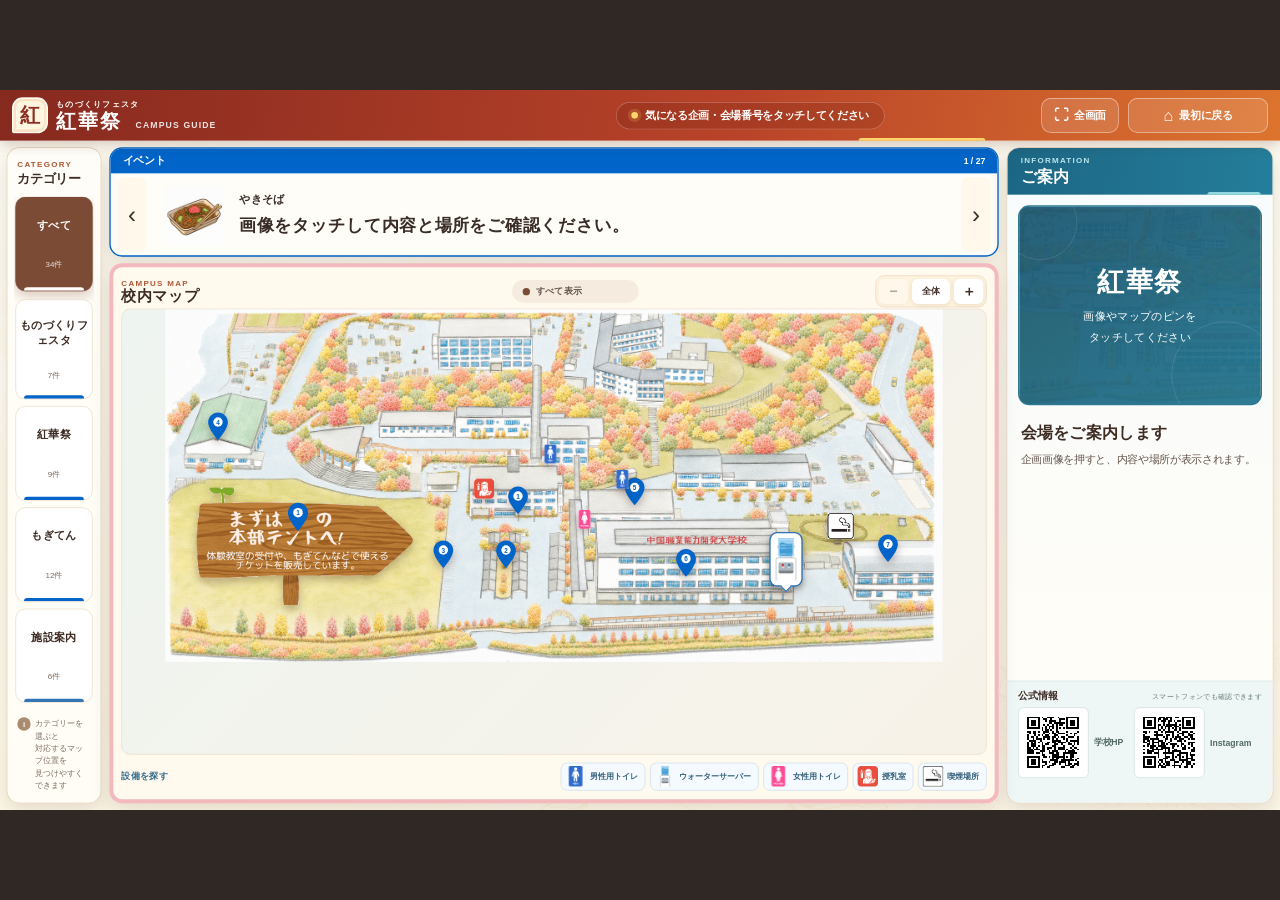
<file: docs/index.html>
<!DOCTYPE html>
<html lang="ja">
<head>
    <meta charset="UTF-8">
    <meta name="viewport" content="width=device-width, initial-scale=1, viewport-fit=cover">
    <meta name="theme-color" content="#9b3124">
    <meta name="apple-mobile-web-app-capable" content="yes">
    <meta name="mobile-web-app-capable" content="yes">
    <meta name="apple-mobile-web-app-status-bar-style" content="black">
    <meta name="apple-mobile-web-app-title" content="紅華祭マップ">
    <link rel="manifest" href="static/manifest.json">
    <link rel="apple-touch-icon" href="static/images/ui/app-icon-180.png">
    <title>ものづくり＆紅華祭</title>
    <link rel="stylesheet" href="static/css/viewer.css">
    <link rel="stylesheet" href="static/css/adopted-viewer.css">
    <link rel="stylesheet" href="static/css/common-ver8.css">
    <link rel="stylesheet" href="static/css/viewer-ver8.css">
    <link rel="stylesheet" href="static/css/placement-ver9.css">
    <link rel="stylesheet" href="static/css/features-ver12.css">
    <link rel="stylesheet" href="static/css/recommendations-ver13.css">
    <script defer src="static/js/vendor/qrcode.js"></script>
    <script defer src="static/js/recommendations.js"></script>
    <script defer src="static/js/guide_pin.js"></script>
    <script defer src="static/js/marker_images.js"></script>
    <script defer src="static/js/floor_view.js"></script>
    <script defer src="static/js/viewer.js"></script>
    <script>window.KOUKA_STATIC_BASE="static/images/";window.KOUKA_MARKER_IMAGE_BASE="marker-images/";window.KOUKA_GUIDE_URL="guide.json";</script>
</head>
<body class="layout-plan2" data-layout="plan2">
    <div class="screen-shell" id="screenShell">
        <div class="kiosk-canvas" id="kioskCanvas">
            <header class="topbar">
                <div class="brand">
                    <div class="brand-mark" aria-hidden="true">紅</div>
                    <div>
                        <p id="brandSubtitle">ものづくりフェスタ</p>
                        <h1><span id="brandTitle">紅華祭</span> <small>CAMPUS GUIDE</small></h1>
                    </div>
                </div>
                <div class="top-message"><i aria-hidden="true"></i><span id="instructionText">画面をタッチしてください</span></div>
                <button class="fullscreen-button" id="fullscreenButton" type="button" aria-pressed="false" hidden><b aria-hidden="true">⛶</b><span>全画面</span></button>
                <button class="reset-button" id="resetAllButton" type="button"><b aria-hidden="true">⌂</b>最初に戻る</button>
            </header>

            <main class="workspace">
                <nav class="category-nav" aria-label="企画カテゴリー">
                    <p class="side-label">CATEGORY</p>
                    <h2>カテゴリー</h2>
                    <div class="category-buttons" id="categoryButtons"></div>
                    <div class="category-note"><span aria-hidden="true">i</span><p>カテゴリーを選ぶと<br>対応するマップ位置を<br>見つけやすくできます</p></div>
                </nav>

                <aside class="detail-panel" id="detailPanel" aria-labelledby="detailPanelTitle">
                    <header class="detail-panel-header">
                        <p>INFORMATION</p>
                        <h2 id="detailPanelTitle">ご案内</h2>
                    </header>
                    <div class="detail-content" id="detailContent" aria-live="polite">
                        <div class="detail-loading">案内情報を読み込んでいます</div>
                    </div>
                    <footer class="qr-footer" id="qrFooter">
                        <div class="qr-heading"><strong>公式情報</strong><span>スマートフォンでも確認できます</span></div>
                        <div class="qr-list">
                            <figure><img id="schoolQr" alt="学校ホームページのQRコード"><figcaption>学校HP</figcaption></figure>
                            <figure><img id="instagramQr" alt="InstagramのQRコード"><figcaption>Instagram</figcaption></figure>
                        </div>
                    </footer>
                </aside>

                <section class="guide-surface" aria-label="紅華祭会場案内">
                    <section id="catchCopyBand" class="catchcopy-band" hidden aria-label="企画のおすすめ">
                        <header><strong id="catchCopyTitle">模擬店のおすすめ</strong><span id="catchCopyCounter"></span></header>
                        <div class="catchcopy-row"><button id="catchCopyPrevious" type="button" aria-label="前のおすすめ">‹</button><button id="catchCopyContent" class="catchcopy-content" type="button"></button><button id="catchCopyNext" type="button" aria-label="次のおすすめ">›</button></div>
                    </section>
                    <section id="venueBand" class="event-band venue-band" hidden aria-label="選択したカテゴリーの企画">
                        <header class="band-header"><div class="ribbon"><span id="venueBandTitle"></span></div><p>企画画像をタッチして詳しい案内を見る</p></header>
                        <div id="venueEvents" class="venue-events"></div>
                    </section>
                    <section class="event-band top-band" id="topBand">
                        <header class="band-header"><div class="ribbon"><span id="topBandTitle">ものづくり</span></div><p>画像をタッチすると右側に詳しい案内が表示されます</p></header>
                        <div class="event-icon-grid top-grid" id="topEvents"></div>
                    </section>

                    <section class="map-panel" aria-labelledby="mapTitle">
                        <header class="map-header">
                            <div><p class="section-en">CAMPUS MAP</p><h2 id="mapTitle">校内マップ</h2></div>
                            <div class="filter-status" aria-live="polite"><i id="activeFilterDot"></i><strong id="activeFilterLabel">すべて表示</strong></div>
                            <div class="map-tools" aria-label="マップの拡大縮小">
                                <button id="zoomOutButton" type="button" aria-label="マップを縮小">−</button>
                                <button id="zoomResetButton" class="zoom-reset" type="button">全体</button>
                                <button id="zoomInButton" type="button" aria-label="マップを拡大">＋</button>
                            </div>
                        </header>
                        <div class="map-viewport" id="mapViewport">
                            <div class="map-stage" id="mapStage">
                                <img class="campus-map" id="campusMap" alt="校内マップ" draggable="false">
                                <div class="map-markers" id="mapMarkers" aria-label="マップ上の案内地点"></div>
                                <div class="map-effects" id="mapEffects" aria-hidden="true"></div>
                                <aside id="floorOverlay" class="floor-overlay" hidden aria-label="選択中の企画のフロア図">
                                    <header><strong id="floorOverlayTitle"></strong><span>フロア案内</span></header>
                                    <div id="floorOverlayViewport" class="floor-overlay-viewport"><div id="floorOverlayStage" class="floor-overlay-stage"><img id="floorOverlayImage" alt=""><div id="floorOverlayMarkers" class="floor-overlay-markers"></div></div></div>
                                    <footer class="floor-overlay-tools"><button id="floorOverlayZoomOut" type="button" aria-label="フロア図を縮小">−</button><button id="floorOverlayZoomReset" type="button">全体</button><output id="floorOverlayZoomValue">100%</output><button id="floorOverlayZoomIn" type="button" aria-label="フロア図を拡大">＋</button><button id="openFloorDialog" type="button">大きく開く</button></footer>
                                </aside>
                            </div>
                        </div>
                        <div class="facility-strip"><strong>設備を探す</strong><div id="facilityEvents" class="facility-buttons"></div></div>
                    </section>

                    <div class="lower-bands">
                        <section class="event-band lower-left-band" id="lowerLeftBand">
                            <header class="band-header"><div class="ribbon"><span id="lowerLeftTitle">紅華祭</span></div><p>ステージ・屋外企画</p></header>
                            <div class="event-icon-grid lower-grid" id="lowerLeftEvents"></div>
                        </section>
                        <section class="event-band lower-right-band" id="lowerRightBand">
                            <header class="band-header"><div class="ribbon"><span id="lowerRightTitle">食べもの</span></div><p>模擬店・飲みもの</p></header>
                            <div class="event-icon-grid lower-grid" id="lowerRightEvents"></div>
                        </section>
                    </div>
                </section>
            </main>

            <div class="loading-screen" id="loading" role="status"><div><span class="loading-ring" aria-hidden="true"></span><p>案内マップを準備しています</p></div></div>
            <div class="error-screen" id="errorScreen" hidden><div><span aria-hidden="true">!</span><h2>案内情報を読み込めませんでした</h2><button type="button" onclick="window.location.reload()">再読み込み</button></div></div>
        </div>
    </div>
    <dialog id="floorDialog" class="floor-dialog" aria-labelledby="floorDialogTitle">
        <header><div><h2 id="floorDialogTitle">フロア案内</h2><p>余白をドラッグして移動できます</p></div><button id="closeFloorDialog" type="button" aria-label="フロア案内を閉じる">× 閉じる</button></header>
        <div id="floorDialogViewport" class="floor-dialog-viewport"><div id="floorDialogStage" class="floor-overlay-stage"><img id="floorDialogImage" alt=""><div id="floorDialogMarkers" class="floor-overlay-markers"></div></div></div>
        <footer class="floor-dialog-tools"><button id="floorDialogZoomOut" type="button" aria-label="フロア図を縮小">−</button><button id="floorDialogZoomReset" type="button">全体</button><output id="floorDialogZoomValue">100%</output><button id="floorDialogZoomIn" type="button" aria-label="フロア図を拡大">＋</button></footer>
    </dialog>

    <template id="eventIconTemplate">
        <button class="event-icon" type="button"><span class="event-image-wrap"><span class="event-visual"></span><b class="location-badge"></b></span><strong class="event-title"></strong></button>
    </template>
    <template id="facilityButtonTemplate">
        <button class="facility-button" type="button"><span class="facility-visual"></span><span class="facility-title"></span></button>
    </template>
</body>
</html>
</file>
<file: docs/static/css/viewer.css>
:root {
    --ink: #3e2b24;
    --muted: #7d6b61;
    --paper: #fffdf7;
    --cream: #fff5df;
    --line: #e8d8c2;
    --all: #7a4936;
    --festival: #e05a4f;
    --craft: #e50062;
    --food: #168650;
    --facility: #3274b6;
    --shadow: 0 10px 28px rgb(74 42 25 / 14%);
}

* { box-sizing: border-box; }

html,
body {
    width: 100%;
    height: 100%;
}

body {
    display: grid;
    margin: 0;
    overflow: hidden;
    place-items: center;
    color: var(--ink);
    background: #2f2824;
    font-family: "Yu Gothic UI", "Yu Gothic", "Meiryo", sans-serif;
    -webkit-tap-highlight-color: transparent;
    -webkit-touch-callout: none;
    -webkit-user-select: none;
    user-select: none;
    touch-action: manipulation;
}

html, body { overscroll-behavior: none; }
img, svg { -webkit-user-drag: none; }

button { font: inherit; }
button, [role="button"] { touch-action: manipulation; }
button:focus-visible { outline: 4px solid #256fb0; outline-offset: 3px; }

.screen-shell {
    position: relative;
    flex: 0 0 auto;
    overflow: hidden;
}

.kiosk-canvas {
    position: absolute;
    top: 0;
    left: 0;
    width: 1920px;
    height: 1080px;
    overflow: hidden;
    background:
        linear-gradient(rgb(255 253 247 / 72%), rgb(255 248 230 / 72%)),
        var(--ui-background, none) center / cover,
        radial-gradient(circle at 8% 20%, rgb(236 145 55 / 10%) 0 3px, transparent 4px),
        radial-gradient(circle at 90% 75%, rgb(214 74 53 / 8%) 0 3px, transparent 4px),
        linear-gradient(135deg, #fffdf7, #fff5e2);
    transform-origin: top left;
}

.topbar {
    position: relative;
    z-index: 20;
    display: grid;
    grid-template-columns: 540px 1fr 210px;
    align-items: center;
    height: 76px;
    padding: 8px 18px;
    color: #fff;
    background: linear-gradient(100deg, #86291f, #b94329 58%, #dc742e);
    box-shadow: 0 5px 18px rgb(83 36 21 / 24%);
}

.topbar::after {
    position: absolute;
    right: 23%;
    bottom: 0;
    width: 190px;
    height: 4px;
    border-radius: 999px 999px 0 0;
    background: #ffd569;
    content: "";
}

.brand { display: flex; align-items: center; gap: 12px; }

.brand-mark {
    display: grid;
    width: 54px;
    height: 54px;
    place-items: center;
    border: 2px solid rgb(255 255 255 / 72%);
    border-radius: 16px 16px 16px 4px;
    color: #8c2f23;
    background: #fff6df;
    box-shadow: inset 0 0 0 4px rgb(221 116 47 / 15%);
    font-family: "Yu Mincho", serif;
    font-size: 30px;
    font-weight: 900;
}

.brand p,
.section-en,
.side-label,
.detail-panel-header p {
    margin: 0;
    font-size: 12px;
    font-weight: 900;
    letter-spacing: 0.16em;
}

.brand h1 {
    margin: 1px 0 0;
    font-family: "Yu Mincho", "Hiragino Mincho ProN", serif;
    font-size: 30px;
    line-height: 1;
    letter-spacing: 0.09em;
}

.brand h1 small {
    margin-left: 11px;
    font-family: "Yu Gothic UI", sans-serif;
    font-size: 13px;
    letter-spacing: 0.13em;
    opacity: 0.86;
}

#brandTitle { margin: 0; font: inherit; letter-spacing: inherit; opacity: 1; }

.top-message {
    display: flex;
    align-items: center;
    justify-self: center;
    gap: 11px;
    padding: 9px 22px;
    border: 1px solid rgb(255 255 255 / 28%);
    border-radius: 999px;
    background: rgb(91 23 16 / 18%);
    font-size: 16px;
    font-weight: 700;
}

.top-message i {
    display: block;
    flex: 0 0 auto;
    width: 10px;
    height: 10px;
    border-radius: 50%;
    background: #ffd569;
    box-shadow: 0 0 0 5px rgb(255 213 105 / 17%);
}

.reset-button {
    display: flex;
    align-items: center;
    justify-content: center;
    gap: 9px;
    min-height: 52px;
    border: 1px solid rgb(255 255 255 / 58%);
    border-radius: 14px;
    color: #fff;
    background: rgb(255 255 255 / 12%);
    font-size: 16px;
    font-weight: 900;
    cursor: pointer;
}

.reset-button b { font-size: 24px; line-height: 1; }

.fullscreen-button {
    position: absolute;
    top: 12px;
    right: 242px;
    display: flex;
    align-items: center;
    gap: 8px;
    min-height: 52px;
    padding: 0 18px;
    border: 1px solid rgb(255 255 255 / 58%);
    border-radius: 14px;
    color: #fff;
    background: rgb(255 255 255 / 12%);
    font-size: 16px;
    font-weight: 900;
    cursor: pointer;
}

.fullscreen-button[hidden] { display: none; }
.fullscreen-button b { font-size: 22px; line-height: 1; }
.fullscreen-button:active { background: rgb(255 255 255 / 23%); transform: translateY(1px); }
.reset-button:active { background: rgb(255 255 255 / 23%); transform: translateY(1px); }

.workspace {
    display: grid;
    grid-template-columns: 142px 400px minmax(0, 1fr);
    gap: 12px;
    height: 1004px;
    padding: 10px;
}

.category-nav,
.detail-panel,
.event-band,
.map-panel {
    position: relative;
    border: 1px solid rgb(213 188 154 / 76%);
    border-radius: 19px;
    background: rgb(255 253 247 / 95%);
    box-shadow: var(--shadow);
}

.category-nav {
    display: flex;
    flex-direction: column;
    min-height: 0;
    padding: 17px 10px 12px;
}

.side-label { margin-left: 5px; color: #ae5734; }

.category-nav h2 {
    margin: 2px 5px 14px;
    font-size: 19px;
}

.category-buttons {
    display: grid;
    flex: 1 1 auto;
    gap: 10px;
    min-height: 0;
    padding: 2px;
    overflow-y: auto;
    overscroll-behavior: contain;
}

.category-button {
    position: relative;
    display: grid;
    min-height: 76px;
    padding: 10px 6px;
    place-items: center;
    overflow: hidden;
    border: 1px solid var(--line);
    border-radius: 15px;
    color: var(--ink);
    background: #fff;
    cursor: pointer;
    transition: transform 150ms ease, opacity 150ms ease, box-shadow 150ms ease;
}

.category-button::after {
    position: absolute;
    inset: auto 12px 0;
    height: 5px;
    border-radius: 999px 999px 0 0;
    background: var(--category-color);
    content: "";
}

.category-button strong { font-size: 17px; }
.category-button small { color: var(--muted); font-size: 12px; }

.category-button.active {
    border-color: var(--category-color);
    color: #fff;
    background: var(--category-color);
    box-shadow: 0 8px 17px color-mix(in srgb, var(--category-color) 27%, transparent);
    transform: translateY(-2px);
}

.category-button.active::after { background: #fff; }
.category-button.active small { color: rgb(255 255 255 / 82%); }

.category-note {
    display: flex;
    align-items: flex-start;
    gap: 7px;
    margin-top: 8px;
    padding: 12px 5px 4px;
    color: var(--muted);
    font-size: 12px;
    line-height: 1.55;
}

.category-note span {
    display: grid;
    flex: 0 0 auto;
    width: 20px;
    height: 20px;
    place-items: center;
    border-radius: 50%;
    color: #fff;
    background: #a98b6d;
    font-weight: 900;
}

.category-note p { margin: 0; }

.detail-panel {
    display: grid;
    grid-template-rows: 70px minmax(0, 1fr) 183px;
    min-height: 0;
    overflow: hidden;
}

.detail-panel.is-official-hidden { grid-template-rows: 70px minmax(0, 1fr); }

.detail-panel-header {
    position: relative;
    padding: 12px 20px;
    color: #fff;
    background: linear-gradient(100deg, #1c6684, #247e9b);
}

.detail-panel-header::after {
    position: absolute;
    right: 18px;
    bottom: 0;
    width: 80px;
    height: 4px;
    border-radius: 99px 99px 0 0;
    background: #91d9df;
    content: "";
}

.detail-panel-header p { color: #bce5ea; }
.detail-panel-header h2 { margin: 1px 0 0; font-size: 24px; }

.detail-back-button {
    display: inline-flex;
    min-width: 100px;
    min-height: 44px;
    align-items: center;
    justify-content: center;
    gap: 7px;
    padding: 6px 15px;
    border: 2px solid color-mix(in srgb, var(--category-color) 55%, #fff);
    border-radius: 12px;
    color: var(--category-color);
    background: rgb(255 255 255 / 94%);
    box-shadow: 0 3px 10px rgb(61 36 24 / 14%);
    font: inherit;
    font-size: 16px;
    font-weight: 800;
    cursor: pointer;
    touch-action: manipulation;
}

.detail-back-button:active { transform: translateY(1px); }

.detail-content {
    min-height: 0;
    padding: 16px;
    overflow-y: auto;
    overscroll-behavior: contain;
    scrollbar-color: #b8cfd1 transparent;
    background: linear-gradient(180deg, #f8fcfc, #fffdf7);
}

.detail-loading { padding: 60px 20px; color: var(--muted); text-align: center; }

.detail-welcome {
    display: flex;
    flex-direction: column;
    min-height: 100%;
}

.welcome-visual {
    position: relative;
    display: grid;
    min-height: 300px;
    place-items: center;
    overflow: hidden;
    border: 2px solid #2c7892;
    border-radius: 17px;
    color: #fff;
    background:
        linear-gradient(145deg, rgb(18 80 108 / 90%), rgb(30 113 140 / 92%)),
        url("../images/maps/campus_map.png") center / cover;
    text-align: center;
}

.welcome-visual::before,
.welcome-visual::after {
    position: absolute;
    width: 110px;
    height: 110px;
    border: 1px solid rgb(255 255 255 / 16%);
    border-radius: 50%;
    content: "";
}

.welcome-visual::before { top: -32px; left: -25px; }
.welcome-visual::after { right: -28px; bottom: -38px; width: 160px; height: 160px; }

.welcome-visual div { position: relative; z-index: 1; padding: 28px; }
.welcome-visual b { display: block; margin-bottom: 10px; font-family: "Yu Mincho", serif; font-size: 40px; letter-spacing: 0.08em; }
.welcome-visual span { font-size: 17px; line-height: 1.8; }

.welcome-copy { margin: 25px 4px 0; }
.welcome-copy h3 { margin: 0 0 10px; font-size: 24px; }
.welcome-copy p { margin: 0; color: #66554c; font-size: 16px; line-height: 1.9; }

.category-intro { display: grid; gap: 16px; }
.category-intro-banner { padding: 22px; border-radius: 16px; color: #fff; background: var(--category-color); }
.category-intro-banner small { display: block; margin-bottom: 4px; font-weight: 900; opacity: 0.8; }
.category-intro-banner h3 { margin: 0; font-size: 29px; }
.category-intro p { margin: 0; color: #66554c; font-size: 16px; line-height: 1.8; }
.category-event-heading {
    display: flex;
    align-items: center;
    justify-content: space-between;
    margin-top: 3px;
    color: #5e4c44;
}

.category-event-heading strong { font-size: 16px; }
.category-event-heading span { padding: 4px 9px; border-radius: 999px; color: var(--category-color); background: color-mix(in srgb, var(--category-color) 9%, #fff); font-size: 12px; font-weight: 900; }

.category-event-grid {
    display: grid;
    grid-template-columns: repeat(3, minmax(0, 1fr));
    gap: 8px;
}

.pin-event-groups { display: grid; gap: 12px; }
.pin-event-group { overflow: hidden; border: 1px solid color-mix(in srgb, var(--category-color) 32%, #ddd0c4); border-radius: 14px; background: #fff; }
.pin-event-group > header { display: flex; align-items: center; justify-content: space-between; padding: 8px 11px; color: #fff; background: var(--category-color); }
.pin-event-group > header strong { font-size: 15px; }
.pin-event-group > header span { padding: 2px 7px; border-radius: 999px; background: rgb(255 255 255 / 23%); font-size: 10px; font-weight: 900; }
.pin-event-group .category-event-grid { padding: 8px; }

.category-event-button {
    display: grid;
    grid-template-rows: 80px auto;
    min-width: 0;
    min-height: 116px;
    padding: 6px 5px 8px;
    border: 1px solid var(--line);
    border-radius: 13px;
    color: var(--ink);
    background: #fff;
    cursor: pointer;
    transition: border-color 140ms ease, background 140ms ease, transform 140ms ease;
}

.category-event-button:hover,
.category-event-button:active {
    border-color: var(--category-color);
    background: color-mix(in srgb, var(--category-color) 7%, #fff);
    transform: translateY(-2px);
}

.category-event-visual {
    position: relative;
    display: grid;
    min-width: 0;
    min-height: 0;
    place-items: center;
}

.category-event-visual img { width: 100%; height: 76px; object-fit: contain; }

.category-event-visual b {
    position: absolute;
    top: 0;
    left: 0;
    display: grid;
    min-width: 24px;
    height: 24px;
    padding: 0 4px;
    place-items: center;
    border: 2px solid #fff;
    border-radius: 50%;
    color: #fff;
    background: var(--category-color);
    box-shadow: 0 2px 5px rgb(50 28 18 / 18%);
    font-size: 10px;
}

.category-event-button > strong {
    align-self: center;
    overflow: hidden;
    font-size: 12px;
    line-height: 1.3;
    text-align: center;
    text-overflow: ellipsis;
}

.detail-event {
    display: flex;
    min-height: 100%;
    flex-direction: column;
    gap: 14px;
}

.detail-image {
    display: grid;
    height: 292px;
    padding: 16px;
    place-items: center;
    overflow: hidden;
    border: 2px solid color-mix(in srgb, var(--category-color) 52%, #fff);
    border-radius: 17px;
    background: linear-gradient(145deg, color-mix(in srgb, var(--category-color) 10%, #fff), #fff6e6);
}

.detail-image img {
    width: 82%;
    height: 100%;
    min-height: 0;
    justify-self: center;
    object-fit: contain;
}

.detail-back-row {
    display: flex;
    margin-top: auto;
    padding-top: 18px;
    justify-content: flex-end;
}

.detail-category {
    justify-self: start;
    padding: 7px 12px;
    border-radius: 999px;
    color: #fff;
    background: var(--category-color);
    font-size: 13px;
    font-weight: 900;
}

.detail-event h3 { margin: -3px 0 0; font-family: "Yu Mincho", serif; font-size: 30px; line-height: 1.35; }

.detail-location {
    display: flex;
    align-items: center;
    gap: 10px;
    padding: 11px 12px;
    border-left: 5px solid var(--category-color);
    border-radius: 9px;
    background: #f4ece1;
    font-size: 15px;
    font-weight: 800;
}

.detail-location b {
    display: grid;
    min-width: 31px;
    height: 31px;
    padding: 0 5px;
    place-items: center;
    border-radius: 50%;
    color: #fff;
    background: var(--category-color);
}

.detail-description { margin: 0; color: #625149; font-size: 16px; line-height: 1.9; }

.detail-ticket {
    display: flex;
    align-items: center;
    gap: 14px;
    margin-top: 14px;
    padding: 12px;
    border: 2px solid color-mix(in srgb, var(--category-color) 55%, #fff);
    border-radius: 14px;
    background: #fff;
}
.detail-ticket-qr { flex: 0 0 auto; width: 132px; height: 132px; }
.detail-ticket-qr svg { display: block; width: 100%; height: 100%; }
.detail-ticket-text { display: grid; gap: 6px; min-width: 0; }
.detail-ticket-text strong { color: var(--category-color); font-size: 18px; }
.detail-ticket-text p { margin: 0; color: #625149; font-size: 14px; line-height: 1.6; }

.venue-list {
    display: flex;
    min-height: 100%;
    flex-direction: column;
    gap: 12px;
}
.venue-heading { padding: 18px; border-radius: 14px; color: #fff; background: var(--category-color); }
.venue-heading small { font-weight: 900; opacity: 0.82; }
.venue-heading h3 { margin: 3px 0 0; font-size: 25px; }

.venue-event {
    display: grid;
    grid-template-columns: 78px 1fr 20px;
    align-items: center;
    gap: 10px;
    min-height: 88px;
    padding: 8px;
    border: 1px solid var(--line);
    border-left: 5px solid var(--category-color);
    border-radius: 13px;
    color: var(--ink);
    background: #fff;
    text-align: left;
    cursor: pointer;
}

.venue-event img { width: 78px; height: 70px; padding: 4px; border-radius: 10px; background: #faf2e6; object-fit: contain; }
.venue-event strong { font-size: 15px; line-height: 1.35; }
.venue-event span { color: var(--category-color); font-size: 25px; }
.venue-empty { margin: 8px 0; padding: 18px; border: 1px dashed color-mix(in srgb, var(--category-color) 42%, #c9bca9); border-radius: 12px; color: var(--muted); background: #fff; font-size: 15px; line-height: 1.7; }

.qr-footer {
    padding: 13px 16px 12px;
    border-top: 1px solid #d5e1df;
    background: #eef7f6;
}

.qr-heading { display: flex; align-items: baseline; justify-content: space-between; margin-bottom: 7px; }
.qr-heading strong { font-size: 15px; }
.qr-heading span { color: #687c7a; font-size: 11px; }
.qr-list { display: flex; gap: 16px; }
.qr-list figure { display: grid; grid-template-columns: 106px 1fr; align-items: center; gap: 8px; margin: 0; color: #526965; font-size: 13px; font-weight: 800; }
.qr-list img { width: 106px; height: 106px; padding: 4px; border: 1px solid #cbdcda; border-radius: 8px; background: #fff; image-rendering: pixelated; }

.guide-surface {
    display: grid;
    grid-template-rows: 170px 590px 204px;
    gap: 10px;
    min-width: 0;
    min-height: 0;
}

.event-band { min-width: 0; overflow: hidden; }
.craft-band { border-top: 6px solid var(--craft); }
.festival-band { border-top: 6px solid var(--festival); }
.food-band { border-top: 6px solid var(--food); }

.band-header {
    display: flex;
    align-items: center;
    gap: 15px;
    height: 37px;
    padding: 3px 14px 3px 7px;
}

.band-header p { margin: 0; color: var(--muted); font-size: 12px; }

.ribbon {
    position: relative;
    min-width: 205px;
    padding: 6px 28px;
    color: #fff;
    text-align: center;
    font-size: 16px;
    font-weight: 900;
    letter-spacing: 0.04em;
    clip-path: polygon(0 0, 100% 0, 91% 50%, 100% 100%, 0 100%, 9% 50%);
}

.craft-ribbon { background: var(--craft); }
.festival-ribbon { background: var(--festival); }
.food-ribbon { background: var(--food); }

.event-icon-grid {
    display: grid;
    align-items: stretch;
    min-width: 0;
    padding: 1px 10px 8px;
}

.craft-grid { grid-template-columns: repeat(7, minmax(0, 1fr)); height: 127px; }
.festival-grid { grid-template-columns: repeat(6, minmax(0, 1fr)); grid-template-rows: repeat(2, 77px); height: 161px; }
.food-grid { grid-template-columns: repeat(6, minmax(0, 1fr)); grid-template-rows: repeat(2, 77px); height: 161px; }

.event-icon {
    position: relative;
    display: grid;
    grid-template-rows: minmax(0, 1fr) auto;
    min-width: 0;
    min-height: 0;
    padding: 2px 5px 4px;
    border: 2px solid transparent;
    border-radius: 13px;
    color: var(--ink);
    background: transparent;
    cursor: pointer;
    transition: opacity 150ms ease, transform 150ms ease, border-color 150ms ease, background 150ms ease;
}

.event-icon:hover,
.event-icon:active { border-color: var(--category-color); background: color-mix(in srgb, var(--category-color) 7%, #fff); transform: translateY(-2px); }
.event-icon.is-selected { border-color: var(--category-color); background: color-mix(in srgb, var(--category-color) 9%, #fff); box-shadow: 0 0 0 3px color-mix(in srgb, var(--category-color) 13%, transparent); }

.event-image-wrap { position: relative; display: grid; min-width: 0; min-height: 0; height: 91px; place-items: center; }
.event-image,
.event-visual { display: grid; width: 100%; height: 100%; max-height: 91px; place-items: center; object-fit: contain; }
.event-visual > img { display: block; width: 100%; height: 100%; min-width: 0; min-height: 0; max-width: 100%; max-height: 100%; object-fit: contain; }

.location-badge {
    position: absolute;
    top: 1px;
    left: 2px;
    display: grid;
    min-width: 28px;
    height: 28px;
    padding: 0 5px;
    place-items: center;
    border: 2px solid #fff;
    border-radius: 50%;
    color: #fff;
    background: var(--category-color);
    box-shadow: 0 2px 7px rgb(51 27 18 / 20%);
    font-size: 12px;
    font-weight: 900;
}

.event-title {
    overflow: hidden;
    font-size: 13px;
    line-height: 1.2;
    text-align: center;
    text-overflow: ellipsis;
    white-space: nowrap;
}

.festival-grid .event-icon,
.food-grid .event-icon { grid-template-columns: 61px minmax(0, 1fr); grid-template-rows: 1fr; align-items: center; gap: 5px; padding: 2px 4px; }
.festival-grid .event-image,
.food-grid .event-image { max-height: 62px; }
.festival-grid .event-title,
.food-grid .event-title { font-size: 12px; white-space: normal; }
.festival-grid .location-badge,
.food-grid .location-badge { min-width: 23px; height: 23px; font-size: 10px; }

.map-panel {
    display: grid;
    grid-template-rows: 52px minmax(0, 1fr) 58px;
    min-width: 0;
    min-height: 0;
    padding: 10px 12px 9px;
    overflow: hidden;
    border: 6px solid #f4b9bd;
    background: #fff9ee;
}

.map-header { display: grid; grid-template-columns: 230px 1fr auto; align-items: center; gap: 12px; }
.section-en { color: #b05a36; }
.map-header h2 { margin: 1px 0 0; font-size: 23px; line-height: 1; }

.filter-status {
    display: flex;
    align-items: center;
    justify-self: center;
    gap: 9px;
    min-width: 190px;
    padding: 8px 16px;
    border-radius: 999px;
    color: #65534a;
    background: #f5ecdf;
    font-size: 14px;
}

.filter-status i { width: 11px; height: 11px; border-radius: 50%; background: var(--all); }

.map-tools { display: flex; gap: 6px; padding: 4px; border: 1px solid var(--line); border-radius: 13px; background: #fff3dd; }
.map-tools button { min-width: 44px; height: 38px; border: 0; border-radius: 9px; color: var(--ink); background: #fff; box-shadow: 0 2px 7px rgb(67 42 28 / 10%); font-size: 21px; font-weight: 900; cursor: pointer; }
.map-tools .zoom-reset { min-width: 57px; font-size: 13px; }
.map-tools button:disabled { opacity: 0.38; }

.map-viewport {
    position: relative;
    min-width: 0;
    min-height: 0;
    overflow: auto;
    border: 1px solid #e8d9c7;
    border-radius: 13px;
    background: linear-gradient(135deg, #eef4f0, #f7f2e8);
    overscroll-behavior: contain;
    scrollbar-color: #c79b7a #f0e4d6;
}

.map-stage {
    position: relative;
    width: 80%;
    min-width: 0;
    aspect-ratio: 1862 / 845;
    margin: 0 auto;
    transition: width 160ms ease;
}

.campus-map { display: block; width: 100%; height: 100%; object-fit: fill; user-select: none; }
.map-markers { position: absolute; inset: 0; pointer-events: none; }

.map-marker {
    position: absolute;
    display: block;
    width: var(--marker-size, 52px);
    height: calc(var(--marker-size, 52px) * 1.38);
    padding: 0;
    overflow: visible;
    border: 0;
    color: var(--marker-color);
    background: transparent;
    filter: drop-shadow(0 6px 6px rgb(60 31 20 / 30%));
    font-size: clamp(11px, calc(var(--marker-size, 52px) * 0.29), 28px);
    font-weight: 900;
    cursor: pointer;
    pointer-events: auto;
    transform: translate(-50%, -100%);
    transform-origin: center bottom;
    transition: opacity 150ms ease, transform 150ms ease, filter 150ms ease;
}

.map-marker::before,
.map-marker::after { display: none; }

.map-marker-svg {
    display: block;
    width: 100%;
    height: 100%;
    overflow: visible;
    pointer-events: none;
}

.map-marker:hover,
.map-marker:active { z-index: 4; transform: translate(-50%, -100%) scale(1.15); }
.map-marker.is-muted { opacity: 0.38; pointer-events: auto; }
.map-marker.is-selected { z-index: 3; animation: markerPulse 1.25s infinite; }
.map-marker.is-selected::after { position:absolute; display:block; inset:-13px; border:4px solid #0c74ad; border-radius:18px; background:rgb(255 255 255 / 18%); box-shadow:0 0 0 5px rgb(12 116 173 / 18%); content:""; pointer-events:none; }

.map-marker.is-facility {
    height: var(--marker-size, 48px);
    padding: 5px;
    border: 3px solid #fff;
    border-radius: 13px;
    background: rgb(255 255 255 / 95%);
    box-shadow: 0 5px 14px rgb(44 60 73 / 28%);
    transform: translate(-50%, -50%);
}

.map-marker.is-facility:hover,
.map-marker.is-facility:active { transform: translate(-50%, -50%) scale(1.15); }
.map-marker-icon { display: block; width: 100%; height: 100%; object-fit: contain; pointer-events: none; }

@keyframes markerPulse {
    0%, 100% { filter: drop-shadow(0 6px 6px rgb(60 31 20 / 30%)) drop-shadow(0 0 0 rgb(228 71 63 / 0%)); }
    50% { filter: drop-shadow(0 6px 6px rgb(60 31 20 / 30%)) drop-shadow(0 0 9px rgb(228 71 63 / 78%)); }
}

.facility-strip { display: grid; grid-template-columns: 100px 1fr; align-items: center; gap: 8px; padding-top: 7px; }
.facility-strip > strong { color: #356d8b; font-size: 14px; }
.facility-buttons { display: flex; align-items: center; justify-content: flex-end; gap: 7px; min-width: 0; }

.facility-button {
    display: flex;
    align-items: center;
    gap: 6px;
    min-width: 0;
    height: 48px;
    padding: 4px 11px 4px 5px;
    border: 2px solid #cbdde8;
    border-radius: 10px;
    color: #315d79;
    background: #f4faff;
    font-size: 12px;
    font-weight: 800;
    cursor: pointer;
}

.facility-button img { width: 100%; height: 100%; padding: 0; object-fit: contain; }
.facility-button.is-selected { border-color: var(--facility); background: #e6f3ff; box-shadow: 0 0 0 2px rgb(50 116 182 / 13%); }

.lower-bands { display: grid; grid-template-columns: 56% 44%; gap: 10px; min-width: 0; min-height: 0; }

.loading-screen,
.error-screen {
    position: absolute;
    z-index: 100;
    inset: 0;
    display: grid;
    place-items: center;
    color: var(--ink);
    background: #fff8e8;
    text-align: center;
}

.loading-screen.is-hidden { opacity: 0; pointer-events: none; transition: opacity 220ms ease; }
.loading-ring { display: block; width: 54px; height: 54px; margin: 0 auto 14px; border: 6px solid #f0d6b2; border-top-color: #b5432a; border-radius: 50%; animation: spin 850ms linear infinite; }
@keyframes spin { to { transform: rotate(360deg); } }
.loading-screen p { font-size: 17px; font-weight: 900; }
.error-screen[hidden] { display: none; }
.error-screen > div { padding: 35px; }
.error-screen span { display: grid; width: 60px; height: 60px; margin: auto; place-items: center; border-radius: 50%; color: #fff; background: var(--festival); font-size: 30px; font-weight: 900; }
.error-screen button { min-height: 50px; padding: 0 24px; border: 0; border-radius: 12px; color: #fff; background: #8f2e22; font-weight: 900; }

/* データから組み立てる可変カテゴリー表示 */
.event-band { border-top: 6px solid var(--band-color, #e50062); }
.event-band .ribbon { background: var(--band-color, #e50062); }
.top-grid { grid-template-columns: repeat(7, minmax(0, 1fr)); grid-auto-rows: 127px; height: 127px; overflow-y: auto; overscroll-behavior: contain; }
.lower-grid { grid-template-columns: repeat(6, minmax(0, 1fr)); grid-auto-rows: 77px; height: 161px; overflow-y: auto; overscroll-behavior: contain; }
.lower-grid .event-icon { grid-template-columns: 61px minmax(0, 1fr); grid-template-rows: 1fr; align-items: center; gap: 5px; padding: 2px 4px; }
.top-grid .event-icon { grid-template-rows: 91px minmax(0, 1fr); }
.lower-grid .event-image-wrap { height: 62px; }
.lower-grid .event-visual { max-height: 62px; }
.lower-grid .event-title { font-size: 12px; white-space: normal; }
.lower-grid .location-badge { min-width: 23px; height: 23px; font-size: 10px; }

.event-grid-empty { display: grid; grid-column: 1 / -1; height: 100%; place-items: center; color: #a48e80; font-size: 14px; font-weight: 800; }

.mini-pin { display: block; width: 100%; height: 100%; color: var(--pin-color, #e4473f); }
.mini-pin svg { display: block; width: 100%; height: 100%; }
.detail-pin-preview { display: grid; width: 150px; height: 200px; place-items: center; color: var(--pin-color, #e4473f); }
.detail-pin-preview svg { width: 100%; height: 100%; }

.detail-meta-row { display: grid; gap: 8px; }
.detail-organizer,
.detail-wait { display: flex; align-items: center; gap: 9px; min-height: 43px; padding: 8px 11px; border-radius: 10px; background: #f4ece1; font-size: 14px; font-weight: 800; }
.detail-wait { color: #8b3f29; background: #fff1dd; }
.detail-wait.is-closed { color: #fff; background: #806e64; }

.facility-visual { display: grid; width: 38px; height: 38px; padding: 2px; place-items: center; flex: 0 0 auto; border-radius:8px; background:#fff; }
.facility-visual img,
.facility-visual svg { width: 100%; height: 100%; object-fit: contain; }
.facility-title { overflow: hidden; text-overflow: ellipsis; white-space: nowrap; }
.facility-empty { color: #9a897f; font-size: 12px; }

.map-marker { transform: translate(-50%, -100%) rotate(var(--marker-rotation, 0deg)); }
.map-marker:hover,
.map-marker:active { transform: translate(-50%, -100%) rotate(var(--marker-rotation, 0deg)) scale(1.15); }
.map-marker.is-image {
    height: var(--marker-size, 64px);
    padding: 0;
    border: 0;
    border-radius: 0;
    color: inherit;
    background: transparent;
    box-shadow: none;
    transform: translate(-50%, -50%) rotate(var(--marker-rotation, 0deg));
}
.map-marker.is-image:hover,
.map-marker.is-image:active { transform: translate(-50%, -50%) rotate(var(--marker-rotation, 0deg)) scale(1.12); }
.map-marker.is-image::before,
.map-marker.is-image::after { display: none; }
.map-marker-image { display: block; width: 100%; height: 100%; object-fit: contain; pointer-events: none; }
.map-marker.is-decoration { pointer-events: none; }

.floor-overlay {
    position: absolute;
    z-index: 12;
    top: 50%;
    bottom: auto;
    left: 2%;
    width: 42%;
    padding: 8px;
    border: 3px solid #163d50;
    border-radius: 4px;
    background: rgb(255 255 255 / 97%);
    box-shadow: 0 8px 24px rgb(22 40 48 / 26%);
    pointer-events: none;
}

.floor-overlay header {
    position: absolute;
    z-index: 3;
    top: 8px;
    left: 9px;
    display: flex;
    align-items: center;
    gap: 7px;
}

.floor-overlay header strong {
    padding: 5px 10px;
    border-radius: 999px;
    color: #fff;
    background: #3274b6;
    font-size: 12px;
}

.floor-overlay header span {
    padding: 4px 8px;
    border-radius: 999px;
    color: #42616f;
    background: #eef5f7;
    font-size: 9px;
    font-weight: 900;
}

.floor-overlay-stage {
    position: relative;
    width: 100%;
    min-height: 0;
    overflow: hidden;
    background: #fff;
}

.floor-overlay-stage > img { display: block; width: 100%; height: 100%; object-fit: fill; }
.floor-overlay-markers { position: absolute; inset: 0; }

.floor-overlay-marker {
    position: absolute;
    display: flex;
    align-items: center;
    flex-direction: column;
    transform: translate(-50%, -50%) rotate(var(--floor-rotation));
    transform-origin: center;
    filter: drop-shadow(0 2px 2px rgb(0 0 0 / 22%));
}

.floor-overlay-marker.is-item { width: var(--floor-size); gap: 2px; }
.floor-overlay-marker.is-item strong { width: 100%; padding: 4px 6px; overflow: hidden; border-radius: 999px; color: #fff; background: var(--floor-color); font-size: max(7px, calc(var(--floor-size) * .09)); line-height: 1.1; text-align: center; text-overflow: ellipsis; white-space: nowrap; }
.floor-overlay-marker.is-item img { width: 70%; height: calc(var(--floor-size) * .62); padding: 3px; border: 4px solid var(--floor-color); border-radius: 4px; background: #fff; object-fit: contain; }
.floor-overlay-marker.is-item.is-selected { z-index: 500!important; filter: drop-shadow(0 0 7px var(--floor-color)); }
.floor-overlay-marker.is-item.is-selected::after { position: absolute; inset: -5px; border: 2px solid var(--floor-color); border-radius: 8px; content: ""; }
.floor-overlay-marker.is-facility img,
.floor-overlay-marker.is-image img { width: var(--floor-size); height: var(--floor-size); object-fit: contain; }
.floor-overlay-marker.is-text { min-width: var(--floor-size); padding: 5px 9px; border-radius: 999px; color: #fff; background: var(--floor-color); font-size: max(8px, calc(var(--floor-size) * .22)); font-weight: 900; line-height: 1; white-space: nowrap; }

.category-event-visual .mini-pin { width: 62px; height: 76px; }
.event-visual .mini-pin { width: 68px; height: 88px; }
.lower-grid .event-visual .mini-pin { width: 46px; height: 59px; }
.facility-visual .mini-pin { width: 27px; height: 34px; }
.facility-visual .mini-pin { width: 31px; height: 38px; }
.map-marker.is-image.is-facility { padding:4px; border:3px solid #fff; border-radius:11px; background:rgb(255 255 255 / 96%); box-shadow:0 5px 14px rgb(44 60 73 / 28%); }
.map-marker.is-image.is-facility .map-marker-image { width:100%; height:100%; object-fit:contain; }

/* Revision 5: keep image assets unframed and fit them inside their controls. */
.map-marker.is-image.is-facility { padding:0; border:0; border-radius:0; background:transparent; box-shadow:none; }
.facility-button { height:42px; padding:3px 10px 3px 6px; border-width:1px; overflow:hidden; }
.facility-visual { width:31px; height:31px; padding:0; background:transparent; border-radius:0; overflow:hidden; }
.facility-visual > img { display:block; width:100%; height:100%; max-width:100%; max-height:100%; min-height:0; padding:0; object-fit:contain; }
.facility-visual.mini-pin > svg { width:100%; height:100%; }
.map-marker.is-selected { z-index:200!important; animation:none; filter:drop-shadow(0 0 3px #fff) drop-shadow(0 3px 5px #493c35); }
.map-marker.is-selected::after { inset:-8px; border:3px solid var(--marker-color,#3274b6); background:transparent; box-shadow:0 0 0 3px #fff; border-radius:16px; }
.map-marker.is-image.is-selected::after { display:block; }

@media (prefers-reduced-motion: reduce) {
    *, *::before, *::after {
        scroll-behavior: auto !important;
        animation-duration: 0.01ms !important;
        animation-iteration-count: 1 !important;
        transition-duration: 0.01ms !important;
    }
}
</file>
<file: docs/static/css/adopted-viewer.css>
.topbar { grid-template-columns: 540px minmax(0, 1fr) 210px 140px; column-gap: 12px; }
.motion-button { min-width: 115px; min-height: 46px; padding: 10px 14px; border: 1px solid #fff6; border-radius: 10px; color: #fff; background: #ffffff16; font-size: 15px; font-weight: 800; cursor: pointer; }
.motion-button:focus-visible { outline: 3px solid #fff; outline-offset: 3px; }
.map-marker.is-selected, .map-marker.is-selected:hover, .map-marker.is-selected:active { z-index: 200 !important; opacity: 1; animation: none; transform: translate(-50%, var(--marker-anchor-y, -100%)) rotate(var(--marker-rotation, 0deg)) scale(1.2); filter: drop-shadow(0 0 4px #fff) drop-shadow(0 4px 7px #493c35); }
.map-marker.is-selected::after { display: block; inset: -8px; border: 3px solid var(--marker-color, #3274b6); border-radius: 16px; background: transparent; box-shadow: 0 0 0 4px #fff, 0 0 0 8px #ffffff50; pointer-events: none; }
.map-marker.is-image.is-selected { transform-origin: center; }
.map-marker.is-image.is-selected::after { display: block; }
.map-effects { position: absolute; inset: 0; z-index: 350; overflow: hidden; pointer-events: none; }
.selection-star { position: absolute; font-size: 20px; line-height: 1; color: var(--star-color); pointer-events: none; animation: selectedStarBurst 650ms ease-out both; }
@keyframes selectedStarBurst { 0% { opacity: 0; transform: translate(-50%, -50%) scale(.4); } 20% { opacity: 1; } 100% { opacity: 0; transform: translate(var(--dx), var(--dy)) rotate(90deg) scale(.6); } }
.no-motion .map-marker, .no-motion .map-marker::after { animation: none !important; transition: none !important; }
.no-motion .selection-star { display: none; }
@media (prefers-reduced-motion: reduce) { .selection-star { display: none; } .map-marker { animation: none !important; transition: none !important; } }
</file>
<file: docs/static/css/common-ver8.css>
[hidden] { display: none !important; }
.checkerboard { background-color: #fff; background-image: conic-gradient(#e5e9e8 25%, #fff 0 50%, #e5e9e8 0 75%, #fff 0); background-size: 24px 24px; }
.image-upload-dialog { width: 630px; max-width: calc(100vw - 28px); max-height: calc(100vh - 28px); overflow: auto; padding: 22px; border: 1px solid #dcc6b6; border-radius: 18px; color: #392b26; background: #fffdf9; }
.image-upload-dialog::backdrop { background: #30281c88; }
.image-upload-dialog header { display: flex; justify-content: space-between; align-items: flex-start; gap: 15px; }
.image-upload-dialog h2 { margin: 0 0 5px; font-size: 22px; }
.image-upload-dialog header p { margin: 0 0 15px; font-size: 13px; overflow-wrap: anywhere; }
.image-upload-dialog header button { min-width: 42px; font-size: 24px; }
.upload-preview { height: min(300px, 38vh); display: grid; place-items: center; border: 1px solid #d7cbbc; border-radius: 12px; overflow: hidden; }
.upload-preview canvas { display: block; max-width: 100%; max-height: 100%; object-fit: contain; }
.upload-check { display: flex; align-items: center; gap: 10px; margin: 18px 0 12px; font-size: 18px; font-weight: 800; }
.upload-check input { width: 22px; height: 22px; min-height: 22px; margin: 0; }
#imageUploadToleranceRow label { display: flex; justify-content: space-between; font-size: 14px; }
#imageUploadTolerance { width: 100%; padding: 0; border: 0; }
#imageUploadToleranceRow p, #imageUploadStatus { font-size: 13px; line-height: 1.65; color: #705c4f; }
.image-upload-dialog footer { display: flex; justify-content: space-between; gap: 16px; margin-top: 20px; }
.image-upload-dialog footer button { min-height: 44px; padding: 9px 18px; }
.floor-pan-viewport { position: relative; overflow: hidden; touch-action: none; cursor: grab; background: #fff; }
.floor-pan-viewport:active { cursor: grabbing; }
.floor-pan-stage { position: absolute !important; top: 0 !important; left: 0 !important; margin: 0 !important; transform-origin: top left; flex: none; overflow: visible !important; border: 0 !important; border-radius: 0; box-shadow: none; }
.floor-pan-stage > img { display: block; width: 100%; height: 100%; pointer-events: none; user-select: none; }
.map-marker.is-image.has-callout { padding: 7px !important; border: 2px solid var(--marker-color, #3274b6) !important; border-radius: 12px !important; background: #fff !important; box-shadow: 0 3px 7px #21344045 !important; }
.callout-tail { position: absolute; z-index: -1; width: 12px; height: 12px; bottom: -8px; left: calc(50% - 6px); border-right: 2px solid var(--marker-color, #3274b6); border-bottom: 2px solid var(--marker-color, #3274b6); background: #fff; transform: rotate(45deg); pointer-events: none; }

/* Keep every campus marker inside one stacking context, below the floor map.
   Marker layer values, selection and dragging only change order in that group. */
.map-stage { isolation: isolate; }
.map-stage > .map-markers { z-index: 1; }
.map-stage > .map-effects { z-index: 2; }
.map-stage > .floor-overlay,
.map-stage > .floor-overlay-editor { z-index: 3; isolation: isolate; }
</file>
<file: docs/static/css/viewer-ver8.css>
.topbar { grid-template-columns: 540px minmax(0, 1fr) 210px; }
.workspace { grid-template-columns: 142px minmax(0, 1fr) 400px; }
.category-nav { grid-column: 1; grid-row: 1; }
.detail-panel { grid-column: 3; grid-row: 1; min-width: 0; }
.guide-surface { grid-column: 2; grid-row: 1; grid-template-rows: 170px minmax(0, 1fr) 204px; }
.layout-plan2 .guide-surface { grid-template-rows: 164px minmax(0, 1fr); }
.layout-plan2.has-venue-selection .guide-surface { grid-template-rows: 214px minmax(0, 1fr); }
.layout-plan2 .top-band, .layout-plan2 .lower-bands { display: none; }
.catchcopy-band { display: flex; flex-direction: column; min-width: 0; overflow: hidden; border: 2px solid #168650; border-radius: 19px; background: #fffdf7; box-shadow: var(--shadow); }
.catchcopy-band > header { display: flex; align-items: center; justify-content: space-between; padding: 8px 18px; color: #fff; background: #168650; font-size: 16px; }
.catchcopy-band > header span { font-size: 13px; font-weight: 700; }
.catchcopy-row { display: grid; grid-template-columns: 44px minmax(0, 1fr) 44px; flex: 1; min-height: 0; gap: 7px; padding: 6px 10px; }
.catchcopy-row > button { padding: 0; border: 0; border-radius: 10px; background: #fff8eb; color: #146d42; cursor: pointer; font-family: inherit; font-size: 36px; }
.catchcopy-content { display: flex; align-items: center; gap: 22px; text-align: left; min-width: 0; padding: 2px 20px !important; background: #fffdf7 !important; }
.catchcopy-image { flex: none; display: grid; place-items: center; width: 90px; height: 86px; }
.catchcopy-image img { max-width: 100%; max-height: 100%; object-fit: contain; }
.catchcopy-text { display: flex; flex-direction: column; min-width: 0; gap: 9px; color: #392b26; }
.catchcopy-text > strong { font-size: 17px; color: #168650; }
.catchcopy-text > span { font-size: 26px; font-weight: 800; line-height: 1.35; overflow: auto; max-height: 77px; overflow-wrap: anywhere; }
.venue-band { display: flex; flex-direction: column; min-height: 0; }
.venue-events { display: grid; grid-template-rows: repeat(2, minmax(0, 1fr)); grid-template-columns: repeat(6, minmax(155px, 1fr)); grid-auto-flow: row; gap: 5px; padding: 1px 10px 8px; flex: 1; min-height: 0; overflow: auto; scrollbar-color: #b99672 #f7ecdf; }
.venue-events .event-icon { display: flex; align-items: center; justify-content: flex-start; flex-direction: row; gap: 5px; min-width: 0; min-height: 0; padding: 4px; }
.venue-events .event-image-wrap { flex: none; width: 72px; height: 70px; }
.venue-events .event-visual { width: 100%; height: 100%; }
.venue-events .event-visual img { max-width: 100%; max-height: 100%; }
.venue-events .event-title { font-size: 13px; max-height: 72px; overflow: auto; line-height: 1.3; }
.venue-band.is-stall-band .event-title { writing-mode: vertical-rl; text-orientation: upright; font-size: 13px; letter-spacing: 1px; }
.venue-events .location-badge { width: 22px; height: 22px; font-size: 12px; top: 0; left: 0; }
.floor-overlay { pointer-events: auto; padding: 7px; border-radius: 10px; }
.floor-overlay > header { position: relative; top: auto; left: auto; margin-bottom: 6px; min-height: 27px; }
.floor-overlay-viewport { width: 100%; aspect-ratio: 2 / 1; min-height: 110px; border: 1px solid #d8e5e9; border-radius: 6px; }
.floor-overlay-markers { pointer-events: none; }
.floor-overlay-marker { pointer-events: none; }
button.floor-overlay-marker { pointer-events: auto; cursor: pointer; border: 0; padding: 0; background: transparent; min-height: 0; font-family: inherit; }
.floor-overlay-marker.is-item img { width: 100%; height: var(--floor-size); border-width: 4px; }
.floor-overlay-marker img { pointer-events: none; }
.floor-overlay-tools { display: flex; align-items: center; justify-content: center; gap: 5px; padding-top: 6px; flex-wrap: wrap; }
.floor-overlay-tools button { min-width: 33px; min-height: 32px; padding: 4px 8px; border: 1px solid #b8d0da; border-radius: 6px; color: #245b74; background: #f2f9fc; font-family: inherit; font-size: 14px; font-weight: 800; cursor: pointer; }
.floor-overlay-tools output { font-size: 11px; font-weight: 800; min-width: 36px; text-align: center; }
.floor-overlay-tools #openFloorDialog { background: #3274b6; color: #fff; margin-left: auto; font-size: 11px; }
.floor-dialog { width: min(1280px, calc(100vw - 48px)); height: min(800px, calc(100vh - 48px)); padding: 20px; border: 2px solid #3274b6; border-radius: 18px; background: #fffdf8; color: #392b26; }
.floor-dialog[open] { display: flex; flex-direction: column; gap: 14px; }
.floor-dialog::backdrop { background: #253b4c99; }
.floor-dialog > header { display: flex; align-items: center; justify-content: space-between; gap: 16px; }
.floor-dialog h2 { margin: 0 0 5px; font-size: 24px; }
.floor-dialog header p { margin: 0; font-size: 13px; color: #587080; }
.floor-dialog button { min-height: 44px; padding: 8px 15px; border: 1px solid #bfd2dd; border-radius: 9px; color: #245b74; background: #f2f9fc; cursor: pointer; font: inherit; font-weight: 800; }
.floor-dialog-viewport { flex: 1; min-height: 0; border: 1px solid #d7e5ea; border-radius: 10px; }
.floor-dialog-tools { display: flex; align-items: center; justify-content: center; gap: 12px; }
.floor-dialog-tools button { min-width: 50px; font-size: 21px; }
.floor-dialog-tools output { min-width: 55px; text-align: center; font-size: 14px; font-weight: 800; }
.floor-dialog button:focus-visible, .floor-overlay-tools button:focus-visible { outline: 3px solid #e50062; outline-offset: 2px; }
.floor-dialog button.floor-overlay-marker { min-height: 0; padding: 0; border: 0; background: transparent; border-radius: 0; }
@media (prefers-reduced-motion: reduce) { .catchcopy-band, .floor-pan-stage { transition: none; animation: none; } }
</file>
<file: docs/static/css/placement-ver9.css>
.map-marker.is-image.uses-content-size {
    width: calc(var(--content-width, var(--size, var(--marker-size, 80px))) + var(--image-frame, 0px));
    height: calc(var(--content-height, var(--size, var(--marker-size, 80px))) + var(--image-frame, 0px));
}
.map-marker.is-image.uses-content-size.has-callout { --image-frame: 18px; }
.floor-marker.uses-content-size .floor-item-card { width: auto; }
.floor-marker.uses-content-size img,
.floor-overlay-marker.uses-content-size img {
    display: block; width: var(--content-width); height: var(--content-height);
    max-width: none; max-height: none; object-fit: contain;
}
.floor-marker.uses-content-size .floor-item-card img,
.floor-overlay-marker.uses-content-size.is-item img {
    box-sizing: content-box; padding: 3px; border: 4px solid var(--color, var(--floor-color));
}
.floor-overlay-marker.uses-content-size.is-item { width: auto; }
.trim-image-control { display: flex; align-items: center; gap: 4px; white-space: nowrap; font-size: 10px; }
.trim-image-control input { width: 16px; height: 16px; min-height: 16px; margin: 0; }
.marker-resize-handle {
    display: none; position: absolute; right: -13px; bottom: -13px; z-index: 20;
    width: 26px; height: 26px; border: 2px solid #fff; border-radius: 6px;
    color: #fff; background: #126b8f; box-shadow: 0 1px 5px #1235;
    font: 900 19px/22px sans-serif; text-align: center; cursor: nwse-resize;
    pointer-events: auto; touch-action: none; user-select: none;
}
.is-selected > .marker-resize-handle { display: block; }
.marker-resize-handle:focus-visible { outline: 3px solid #f39800; outline-offset: 3px; }
.editor-exit-dialog { width: 460px; max-width: calc(100vw - 28px); padding: 25px; border: 1px solid #dcc6b6; border-radius: 16px; color: #392b26; background: #fffdf9; }
.editor-exit-dialog::backdrop { background: #30281c88; }
.editor-exit-dialog h2 { margin: 0 0 14px; font-size: 22px; }
.editor-exit-dialog p { font-size: 15px; line-height: 1.7; }
.editor-exit-dialog footer { display: flex; justify-content: space-between; gap: 20px; margin-top: 24px; }
.editor-exit-dialog button { min-height: 44px; padding: 8px 18px; }
.editor-stopped { max-width: 620px; margin: 20vh auto; padding: 30px; text-align: center; color: #392b26; font-family: sans-serif; }
.editor-stopped h1 { font-size: 25px; }
.editor-stopped p { font-size: 16px; line-height: 1.8; }
.has-panel .marker-tools { gap: 4px; }
.has-panel .marker-tools .trim-image-control { font-size: 9px; }
</file>
<file: docs/static/css/features-ver12.css>
.experience-info-toggle { display: flex; align-items: center; gap: 8px; font-size: 14px; font-weight: 800; padding: 8px 0; }
.experience-info-toggle input { width: 20px; height: 20px; min-height: 20px; margin: 0; }
.sign-guide-pin { position: absolute; z-index: 4; width: calc(var(--guide-pin-size) * .7142857); height: var(--guide-pin-size); transform: translate(-50%, -50%); pointer-events: none; user-select: none; }
.sign-guide-pin > svg { display: block; width: 100%; height: 100%; pointer-events: none; }
.guide-pin-dialog { width: 580px; max-width: calc(100vw - 28px); max-height: calc(100vh - 28px); overflow: auto; padding: 23px; }
.guide-pin-dialog header { display: flex; align-items: flex-start; justify-content: space-between; gap: 15px; }
.guide-pin-dialog h2 { font-size: 23px; margin: 0 0 9px; }
.guide-pin-dialog header p, #guidePinHelp { font-size: 13px; line-height: 1.65; margin: 0 0 14px; }
.guide-pin-dialog header button { font-size: 24px; min-width: 42px; }
.guide-pin-enabled { display: flex; align-items: center; gap: 8px; font-size: 16px; font-weight: 800; margin: 10px 0 15px; }
.guide-pin-enabled input { width: 22px; height: 22px; min-height: 22px; margin: 0; }
.guide-pin-preview { display: flex; align-items: center; justify-content: center; min-height: 180px; padding: 14px; border: 1px solid #d7cbbc; border-radius: 12px; overflow: hidden; }
.guide-pin-preview-stage { position: relative; flex: none; max-width: 100%; }
.guide-pin-preview-stage > img { display: block; width: 100%; height: auto; pointer-events: none; }
.guide-pin-preview-stage .sign-guide-pin { pointer-events: auto; cursor: grab; touch-action: none; filter: drop-shadow(0 1px 2px #0006); }
.guide-pin-preview-stage .sign-guide-pin:active { cursor: grabbing; }
#guidePinControls { padding: 15px 0; border: 0; }
#guidePinControls > label { display: block; font-size: 14px; }
#guidePinTarget { width: 100%; margin-top: 6px; }
.guide-pin-position { display: grid; grid-template-columns: repeat(3, minmax(0, 1fr)); gap: 12px; margin: 13px 0; }
.guide-pin-position label { font-size: 12px; }
.guide-pin-position input { width: 100%; margin-top: 6px; }
#guidePinReset { font-size: 12px; min-height: 34px; padding: 6px 12px; }
.guide-pin-dialog footer { display: flex; justify-content: space-between; gap: 20px; margin-top: 15px; }
.guide-pin-dialog footer button { min-width: 100px; }
</file>
<file: docs/static/css/recommendations-ver13.css>
.catchcopy-band { border-color: var(--recommend-accent, #168650); background: var(--recommend-background, #fffdf7); }
.catchcopy-band > header { background: var(--recommend-accent, #168650); color: var(--recommend-header-text, #fff); }
.catchcopy-band .catchcopy-content { background: var(--recommend-background, #fffdf7) !important; }
.catchcopy-band .catchcopy-row > button { color: var(--recommend-text, #392b26); }
.catchcopy-band .catchcopy-text, .catchcopy-band .catchcopy-text > strong { color: var(--recommend-text, #392b26); }
.catchcopy-band .catchcopy-row > button:disabled { cursor: default; opacity: .45; }
.layout-plan2.recommendations-hidden:not(.has-venue-selection) .guide-surface { grid-template-rows: minmax(0, 1fr); }
.recommendation-dialog { width: 940px; max-width: calc(100vw - 28px); max-height: calc(100vh - 28px); overflow: auto; padding: 24px; }
.recommendation-dialog > header { display: flex; justify-content: space-between; align-items: flex-start; gap: 20px; }
.recommendation-dialog h2 { font-size: 24px; margin: 0 0 7px; }
.recommendation-dialog > header p { font-size: 13px; margin: 0 0 18px; }
.recommendation-dialog > header button { min-width: 42px; font-size: 23px; }
.recommendation-settings-grid { display: grid; grid-template-columns: 260px minmax(0, 1fr); gap: 24px; }
.recommendation-options > label { display: block; font-size: 14px; margin-bottom: 14px; }
.recommendation-options > label > input:not([type=checkbox]) { display: block; width: 100%; margin-top: 5px; }
.recommendation-dialog .recommendation-check { display: flex; align-items: center; gap: 8px; font-weight: 800; }
.recommendation-dialog input[type=checkbox], .recommendation-dialog input[type=radio] { width: 20px; height: 20px; min-height: 20px; margin: 0; flex: none; }
.recommendation-colors { display: grid; grid-template-columns: repeat(3, minmax(0, 1fr)); gap: 8px; margin-bottom: 16px; }
.recommendation-colors label { font-size: 12px; }
.recommendation-colors input { display: block; width: 100%; height: 38px; padding: 3px; margin-top: 6px; cursor: pointer; }
.recommendation-note { font-size: 12px; line-height: 1.6; color: #745f50; margin: 0 0 10px; }
#recommendReset { font-size: 12px; min-height: 34px; }
.recommendation-mode { border: 0; padding: 0; margin: 0 0 10px; }
.recommendation-mode legend { font-weight: 800; margin-bottom: 9px; }
.recommendation-mode label { display: flex; align-items: center; gap: 8px; font-size: 13px; margin-bottom: 10px; }
.recommendation-item-list { height: 290px; overflow: auto; border: 1px solid #dfd2c5; border-radius: 10px; padding: 8px; }
.recommendation-item-row { border-bottom: 1px solid #ecdfd2; padding: 9px 4px; }
.recommendation-item-row:last-child { border-bottom: 0; }
.recommendation-item-heading { display: flex; align-items: center; gap: 8px; margin-bottom: 7px; }
.recommendation-item-heading label { display: flex; align-items: center; gap: 8px; flex: 1; min-width: 0; font-size: 14px; overflow-wrap: anywhere; }
.recommendation-item-heading small { display: block; font-size: 11px; color: #786254; font-weight: 400; }
.recommendation-order { display: flex; gap: 3px; }
.recommendation-order button { min-width: 32px; min-height: 32px; padding: 3px; font-size: 15px; }
.recommendation-item-row input[type=text] { width: 100%; font-size: 13px; min-height: 38px; padding: 6px 9px; }
.recommendation-preview { border: 2px solid var(--recommend-accent); border-radius: 13px; overflow: hidden; margin-top: 18px; color: var(--recommend-text); background: var(--recommend-background); }
.recommendation-preview > header { display: flex; justify-content: space-between; background: var(--recommend-accent); color: var(--recommend-header-text); padding: 7px 12px; font-size: 13px; }
.recommendation-preview-body { display: grid; grid-template-columns: 30px minmax(0, 1fr) 30px; align-items: center; gap: 10px; min-height: 100px; padding: 8px; }
.recommendation-preview-body > button { padding: 2px; border: 0; color: var(--recommend-text); background: transparent; font-size: 30px; }
#recommendPreviewContent { display: flex; align-items: center; gap: 14px; min-width: 0; }
#recommendPreviewContent > img { width: 70px; height: 70px; object-fit: contain; flex: none; }
#recommendPreviewContent > div { min-width: 0; }
#recommendPreviewContent strong { display: block; font-size: 13px; margin-bottom: 6px; }
#recommendPreviewContent p { margin: 0; font-size: 17px; font-weight: 800; overflow-wrap: anywhere; max-height: 66px; overflow: auto; }
.recommendation-error { color: #a32f23; font-weight: 800; font-size: 13px; }
.recommendation-dialog > footer { display: flex; align-items: center; justify-content: space-between; gap: 20px; margin-top: 17px; }
.recommendation-dialog > footer p { margin: 0; font-size: 12px; }
.recommendation-dialog > footer > div { display: flex; gap: 12px; }
.recommendation-dialog > footer button { min-width: 95px; }
@media (max-width: 700px) { .recommendation-settings-grid { grid-template-columns: minmax(0, 1fr); } .recommendation-dialog > footer { align-items: flex-start; flex-direction: column; } }
</file>
